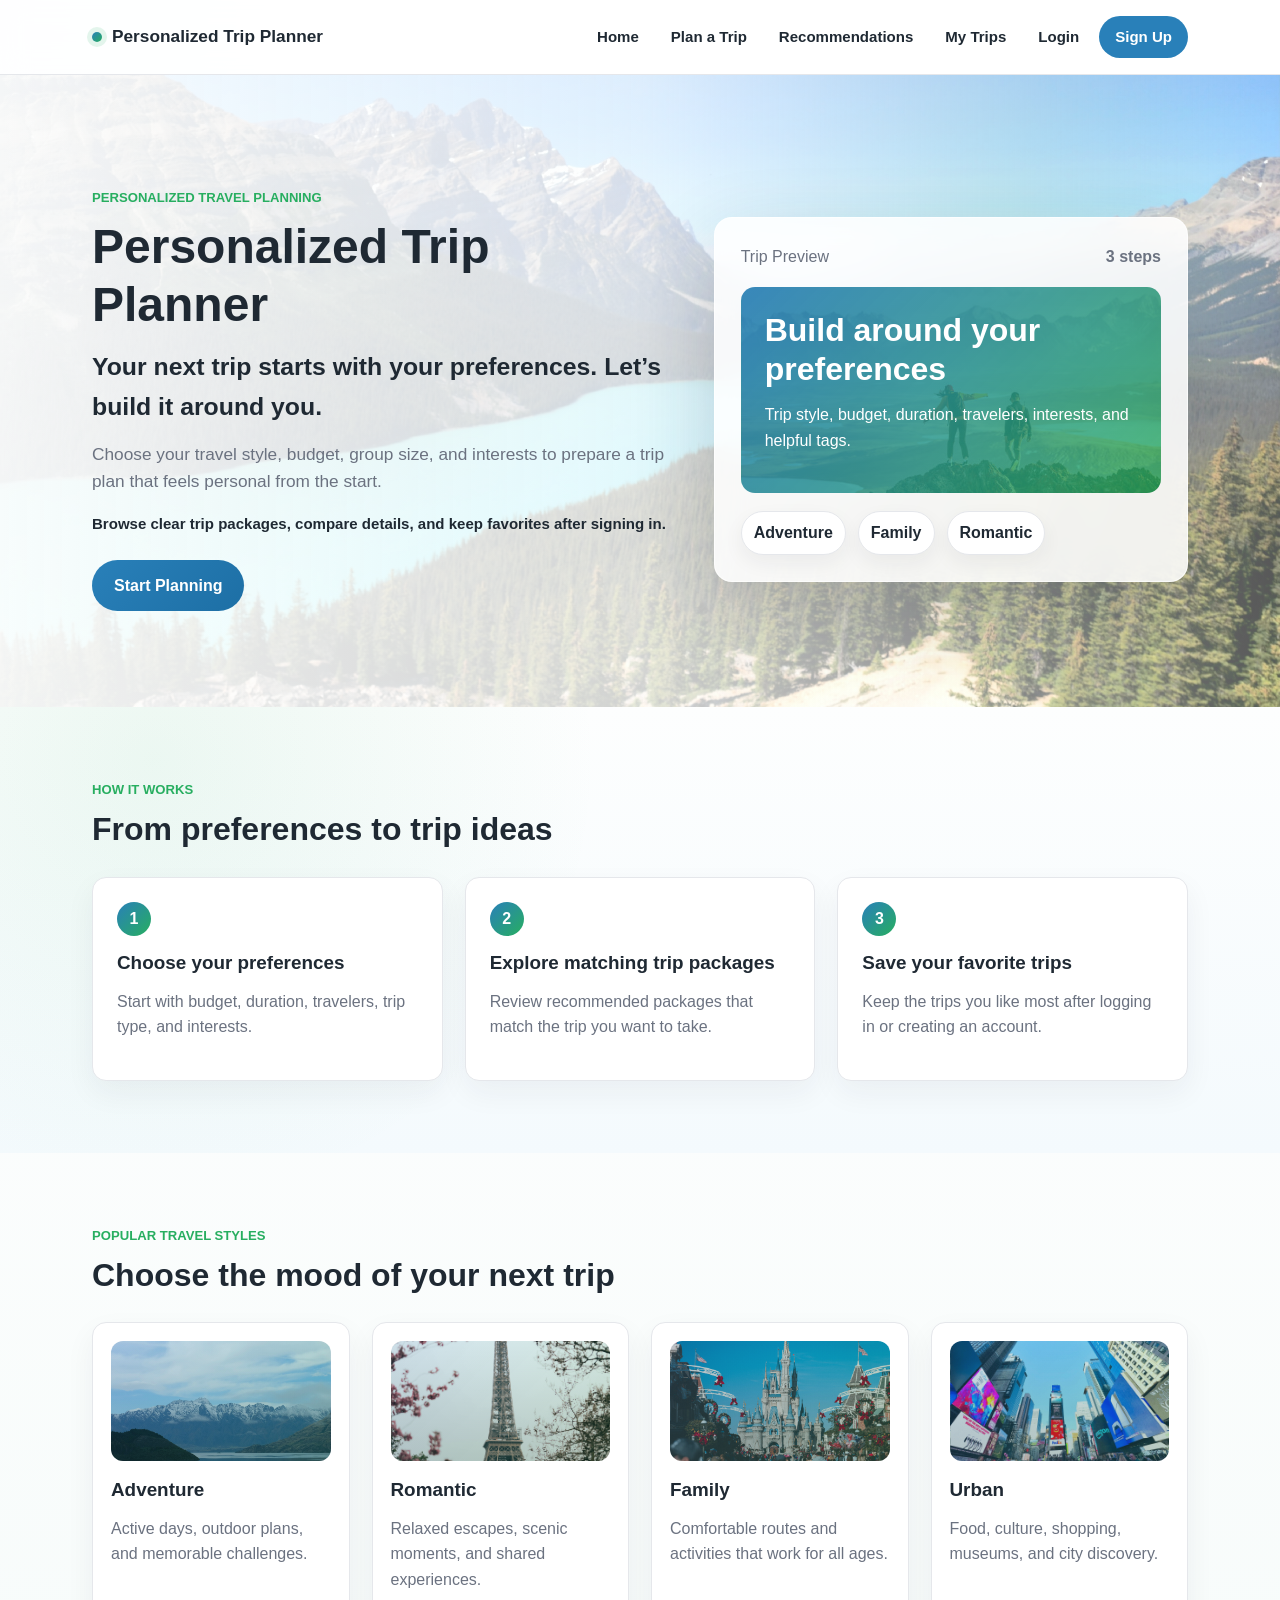
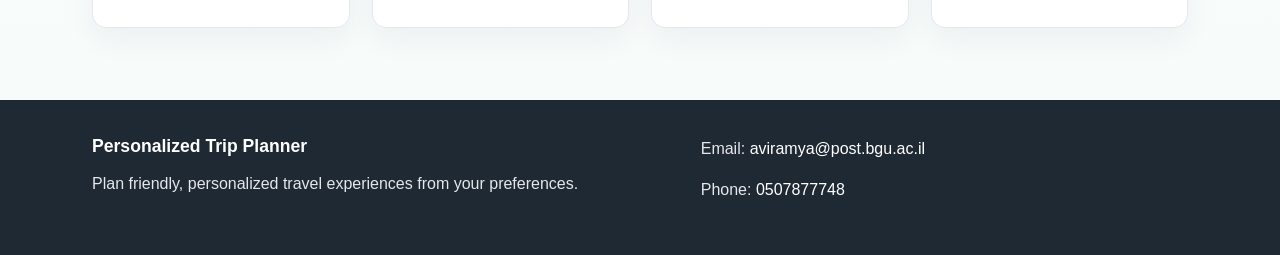
<file: group 20/Part_B/personalized-trip-planner-main/personalized-trip-planner-main/index.html>
<!DOCTYPE html>
<html lang="en">
<head>
  <meta charset="UTF-8">
  <meta name="viewport" content="width=device-width, initial-scale=1.0">
  <title>Personalized Trip Planner | Home</title>
  <link rel="stylesheet" href="css/style.css">
  <script src="js/storage.js"></script>
  <script src="js/main.js" defer></script>
</head>
<body>
  <header class="site-header">
    <div class="container header-content">
      <a class="site-logo" href="index.html">Personalized Trip Planner</a>
      <button class="nav-toggle" type="button" aria-expanded="false" aria-controls="primary-nav">
        Menu
      </button>
      <nav class="site-nav" id="primary-nav" aria-label="Main navigation">
        <ul>
          <li><a href="index.html">Home</a></li>
          <li><a href="pages/preferences.html">Plan a Trip</a></li>
          <li><a href="pages/recommendations.html">Recommendations</a></li>
          <li><a href="pages/my-trips.html">My Trips</a></li>
          <li><a href="pages/login.html">Login</a></li>
          <li><a class="nav-cta" href="pages/signup.html">Sign Up</a></li>
        </ul>
      </nav>
    </div>
  </header>

  <main>
    <section class="hero">
      <div class="container hero-grid">
        <div class="hero-content">
          <p class="section-label">Personalized travel planning</p>
          <h1>Personalized Trip Planner</h1>
          <p class="hero-message">Your next trip starts with your preferences. Let&rsquo;s build it around you.</p>
          <p class="lead-text">Choose your travel style, budget, group size, and interests to prepare a trip plan that feels personal from the start.</p>
          <p class="hero-trust-line">Browse clear trip packages, compare details, and keep favorites after signing in.</p>
          <a class="btn btn-primary" href="pages/preferences.html">Start Planning</a>
        </div>
        <div class="hero-panel" aria-label="Trip planning preview">
          <div class="hero-panel-top">
            <span>Trip Preview</span>
            <strong>3 steps</strong>
          </div>
          <div class="hero-card">
            <h2>Build around your preferences</h2>
            <p>Trip style, budget, duration, travelers, interests, and helpful tags.</p>
          </div>
          <div class="mini-card-row">
            <span>Adventure</span>
            <span>Family</span>
            <span>Romantic</span>
          </div>
        </div>
      </div>
    </section>

  

    <section class="section soft-section">
      <div class="container">
        <div class="section-heading">
          <p class="section-label">How it works</p>
          <h2>From preferences to trip ideas</h2>
        </div>
        <div class="grid three-column-grid">
          <article class="step-card">
            <span class="step-number">1</span>
            <h3>Choose your preferences</h3>
            <p>Start with budget, duration, travelers, trip type, and interests.</p>
          </article>
          <article class="step-card">
            <span class="step-number">2</span>
            <h3>Explore matching trip packages</h3>
            <p>Review recommended packages that match the trip you want to take.</p>
          </article>
          <article class="step-card">
            <span class="step-number">3</span>
            <h3>Save your favorite trips</h3>
            <p>Keep the trips you like most after logging in or creating an account.</p>
          </article>
        </div>
      </div>
    </section>

    <section class="section">
      <div class="container">
        <div class="section-heading">
          <p class="section-label">Popular travel styles</p>
          <h2>Choose the mood of your next trip</h2>
        </div>
        <div class="grid four-column-grid">
          <article class="travel-style-card">
            <div class="travel-style-visual adventure-style" aria-hidden="true"></div>
            <h3>Adventure</h3>
            <p>Active days, outdoor plans, and memorable challenges.</p>
          </article>
          <article class="travel-style-card">
            <div class="travel-style-visual romantic-style" aria-hidden="true"></div>
            <h3>Romantic</h3>
            <p>Relaxed escapes, scenic moments, and shared experiences.</p>
          </article>
          <article class="travel-style-card">
            <div class="travel-style-visual family-style" aria-hidden="true"></div>
            <h3>Family</h3>
            <p>Comfortable routes and activities that work for all ages.</p>
          </article>
          <article class="travel-style-card">
            <div class="travel-style-visual urban-style" aria-hidden="true"></div>
            <h3>Urban</h3>
            <p>Food, culture, shopping, museums, and city discovery.</p>
          </article>
        </div>
      </div>
    </section>
  </main>

  <footer class="site-footer">
    <div class="container footer-grid">
      <div>
        <h2>Personalized Trip Planner</h2>
        <p>Plan friendly, personalized travel experiences from your preferences.</p>
      </div>
      <address class="footer-contact">
        <p>Email: <a href="mailto:aviramya@post.bgu.ac.il">aviramya@post.bgu.ac.il</a></p>
        <p>Phone: <a href="tel:0507877748">0507877748</a></p>
      </address>
    </div>
  </footer>
</body>
</html>
</file>
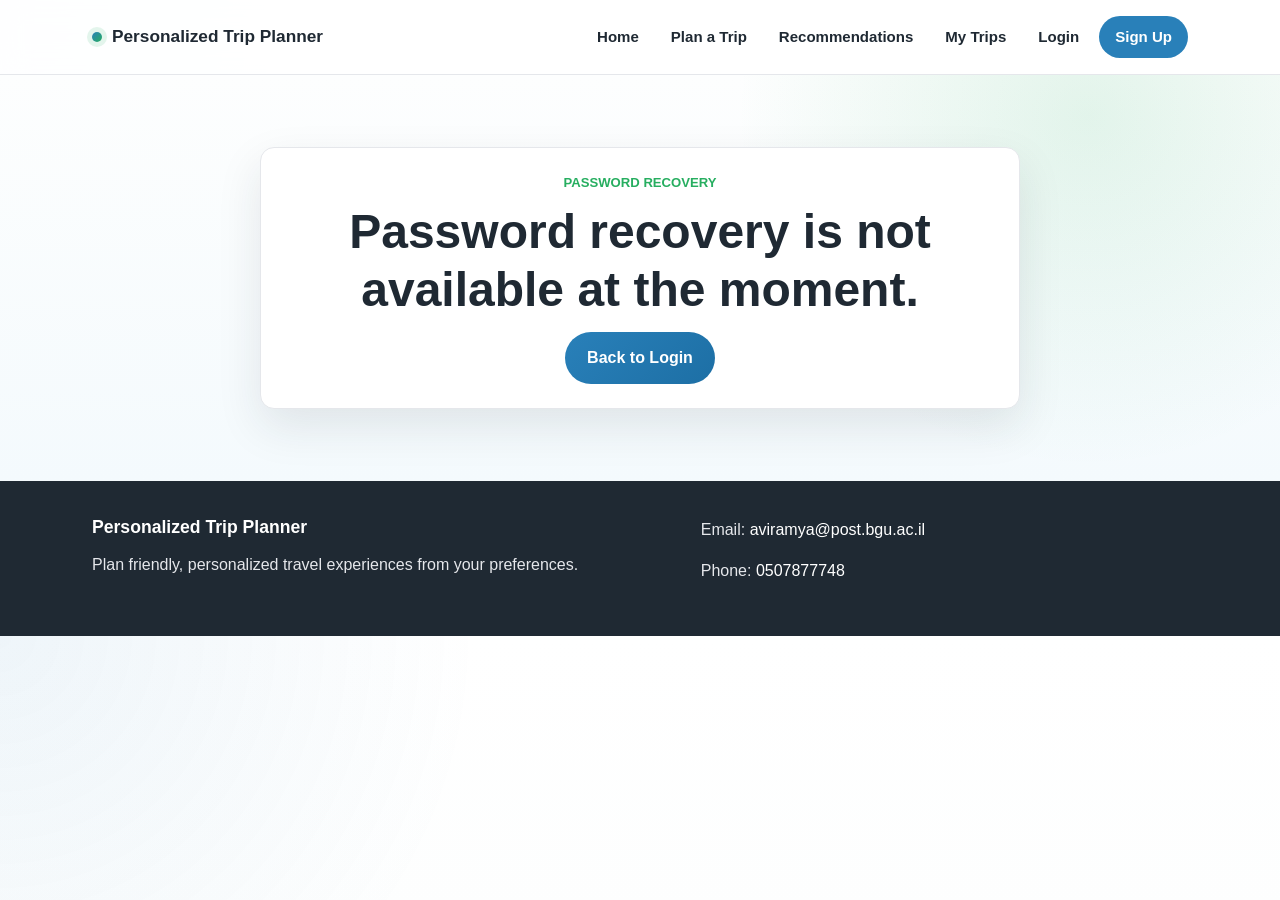
<file: group 20/Part_B/personalized-trip-planner-main/personalized-trip-planner-main/pages/forgot-password.html>
<!DOCTYPE html>
<html lang="en">
<head>
  <meta charset="UTF-8">
  <meta name="viewport" content="width=device-width, initial-scale=1.0">
  <title>Personalized Trip Planner | Password Recovery</title>
  <link rel="stylesheet" href="../css/style.css">
  <script src="../js/main.js" defer></script>
</head>
<body>
  <header class="site-header">
    <div class="container header-content">
      <a class="site-logo" href="../index.html">Personalized Trip Planner</a>
      <button class="nav-toggle" type="button" aria-expanded="false" aria-controls="primary-nav">
        Menu
      </button>
      <nav class="site-nav" id="primary-nav" aria-label="Main navigation">
        <ul>
          <li><a href="../index.html">Home</a></li>
          <li><a href="preferences.html">Plan a Trip</a></li>
          <li><a href="recommendations.html">Recommendations</a></li>
          <li><a href="my-trips.html">My Trips</a></li>
          <li><a href="login.html">Login</a></li>
          <li><a class="nav-cta" href="signup.html">Sign Up</a></li>
        </ul>
      </nav>
    </div>
  </header>

  <main>
    <section class="section auth-section">
      <div class="container">
        <div class="empty-state large-empty-state">
          <p class="section-label">Password recovery</p>
          <h1>Password recovery is not available at the moment.</h1>
          <a class="btn btn-primary" href="login.html">Back to Login</a>
        </div>
      </div>
    </section>
  </main>

  <footer class="site-footer">
    <div class="container footer-grid">
      <div>
        <h2>Personalized Trip Planner</h2>
        <p>Plan friendly, personalized travel experiences from your preferences.</p>
      </div>
      <address class="footer-contact">
        <p>Email: <a href="mailto:aviramya@post.bgu.ac.il">aviramya@post.bgu.ac.il</a></p>
        <p>Phone: <a href="tel:0507877748">0507877748</a></p>
      </address>
    </div>
  </footer>
</body>
</html>
</file>
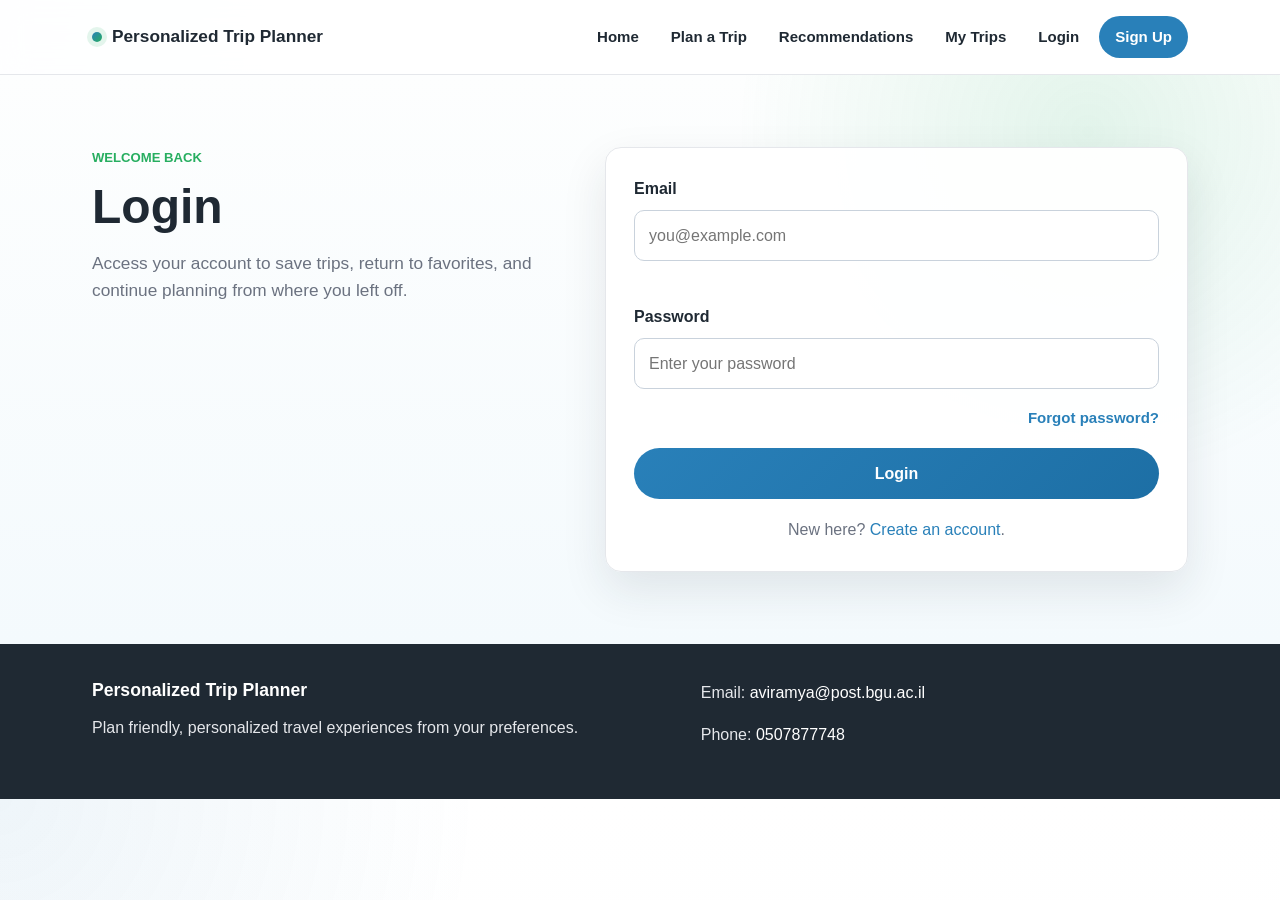
<file: group 20/Part_B/personalized-trip-planner-main/personalized-trip-planner-main/pages/login.html>
<!DOCTYPE html>
<html lang="en">
<head>
  <meta charset="UTF-8">
  <meta name="viewport" content="width=device-width, initial-scale=1.0">
  <title>Personalized Trip Planner | Login</title>
  <link rel="stylesheet" href="../css/style.css">
  <script src="../js/storage.js"></script>
  <script src="../js/main.js" defer></script>
  <script src="../js/validation.js" defer></script>
</head>
<body>
  <header class="site-header">
    <div class="container header-content">
      <a class="site-logo" href="../index.html">Personalized Trip Planner</a>
      <button class="nav-toggle" type="button" aria-expanded="false" aria-controls="primary-nav">
        Menu
      </button>
      <nav class="site-nav" id="primary-nav" aria-label="Main navigation">
        <ul>
          <li><a href="../index.html">Home</a></li>
          <li><a href="preferences.html">Plan a Trip</a></li>
          <li><a href="recommendations.html">Recommendations</a></li>
          <li><a href="my-trips.html">My Trips</a></li>
          <li><a href="login.html">Login</a></li>
          <li><a class="nav-cta" href="signup.html">Sign Up</a></li>
        </ul>
      </nav>
    </div>
  </header>

  <main>
    <section class="section auth-section">
      <div class="container two-column-layout">
        <div class="page-intro">
          <p class="section-label">Welcome back</p>
          <h1>Login</h1>
          <p class="lead-text">Access your account to save trips, return to favorites, and continue planning from where you left off.</p>
        </div>

        <form class="form auth-card" id="login-form" action="#" method="post" novalidate>
          <div class="form-group">
            <label for="login-email">Email</label>
            <input type="email" id="login-email" name="email" autocomplete="email" placeholder="you@example.com" aria-describedby="login-email-error">
            <p class="field-error" id="login-email-error" aria-live="polite"></p>
          </div>

          <div class="form-group">
            <label for="login-password">Password</label>
            <input type="password" id="login-password" name="password" autocomplete="current-password" placeholder="Enter your password" aria-describedby="login-password-error">
            <p class="field-error" id="login-password-error" aria-live="polite"></p>
            <p class="forgot-password"><a href="forgot-password.html">Forgot password?</a></p>
          </div>

          <div class="form-message" id="login-form-message" aria-live="polite"></div>
          <button class="btn btn-primary full-width" type="submit">Login</button>
          <p class="form-note">New here? <a href="signup.html">Create an account</a>.</p>
        </form>
      </div>
    </section>
  </main>

  <footer class="site-footer">
    <div class="container footer-grid">
      <div>
        <h2>Personalized Trip Planner</h2>
        <p>Plan friendly, personalized travel experiences from your preferences.</p>
      </div>
      <address class="footer-contact">
        <p>Email: <a href="mailto:aviramya@post.bgu.ac.il">aviramya@post.bgu.ac.il</a></p>
        <p>Phone: <a href="tel:0507877748">0507877748</a></p>
      </address>
    </div>
  </footer>
</body>
</html>
</file>
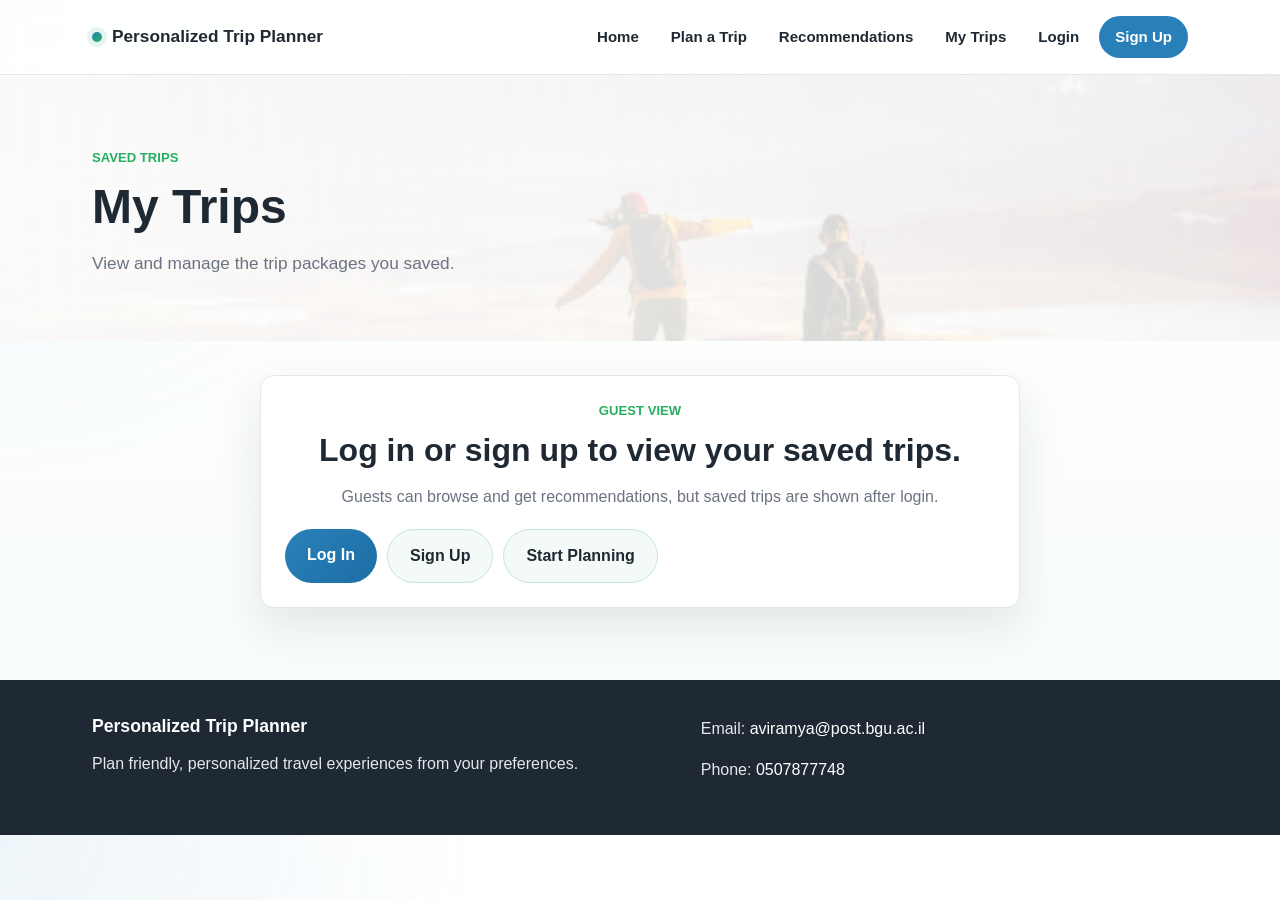
<file: group 20/Part_B/personalized-trip-planner-main/personalized-trip-planner-main/pages/my-trips.html>
<!DOCTYPE html>
<html lang="en">
<head>
  <meta charset="UTF-8">
  <meta name="viewport" content="width=device-width, initial-scale=1.0">
  <title>Personalized Trip Planner | My Trips</title>
  <link rel="stylesheet" href="../css/style.css">
  <script src="../js/data.js"></script>
  <script src="../js/storage.js"></script>
  <script src="../js/main.js" defer></script>
  <script src="../js/myTrips.js" defer></script>
</head>
<body>
  <header class="site-header">
    <div class="container header-content">
      <a class="site-logo" href="../index.html">Personalized Trip Planner</a>
      <button class="nav-toggle" type="button" aria-expanded="false" aria-controls="primary-nav">
        Menu
      </button>
      <nav class="site-nav" id="primary-nav" aria-label="Main navigation">
        <ul>
          <li><a href="../index.html">Home</a></li>
          <li><a href="preferences.html">Plan a Trip</a></li>
          <li><a href="recommendations.html">Recommendations</a></li>
          <li><a href="my-trips.html">My Trips</a></li>
          <li><a href="login.html">Login</a></li>
          <li><a class="nav-cta" href="signup.html">Sign Up</a></li>
        </ul>
      </nav>
    </div>
  </header>

  <main>
    <section class="section page-hero">
      <div class="container">
        <p class="section-label">Saved trips</p>
        <h1>My Trips</h1>
        <p class="lead-text">View and manage the trip packages you saved.</p>
      </div>
    </section>

    <section class="section compact-section">
      <div class="container" id="my-trips-content">
        <div class="empty-state large-empty-state">
          <h2>Loading saved trips...</h2>
          <p>Please wait while saved trips are loaded.</p>
        </div>
      </div>
    </section>
  </main>

  <footer class="site-footer">
    <div class="container footer-grid">
      <div>
        <h2>Personalized Trip Planner</h2>
        <p>Plan friendly, personalized travel experiences from your preferences.</p>
      </div>
      <address class="footer-contact">
        <p>Email: <a href="mailto:aviramya@post.bgu.ac.il">aviramya@post.bgu.ac.il</a></p>
        <p>Phone: <a href="tel:0507877748">0507877748</a></p>
      </address>
    </div>
  </footer>
</body>
</html>
</file>
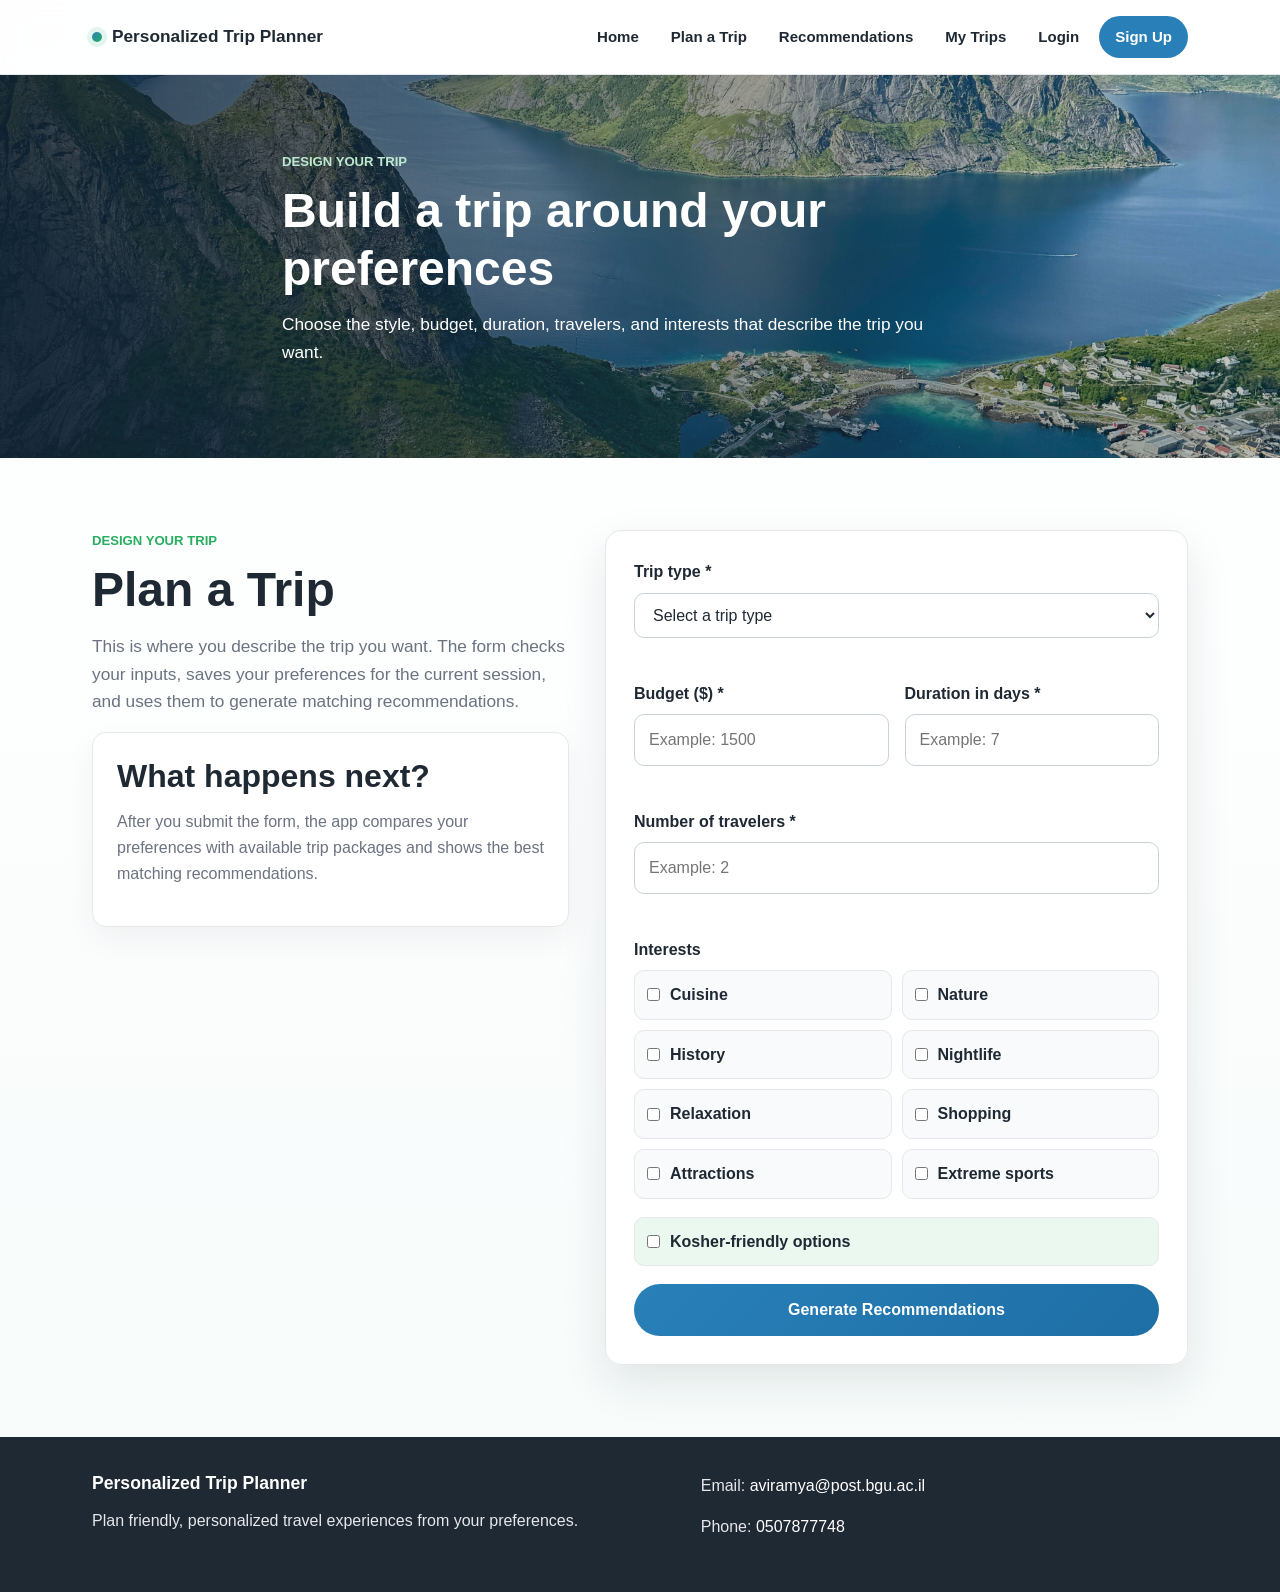
<file: group 20/Part_B/personalized-trip-planner-main/personalized-trip-planner-main/pages/preferences.html>
<!DOCTYPE html>
<html lang="en">
<head>
  <meta charset="UTF-8">
  <meta name="viewport" content="width=device-width, initial-scale=1.0">
  <title>Personalized Trip Planner | Preferences</title>
  <link rel="stylesheet" href="../css/style.css">
  <script src="../js/storage.js"></script>
  <script src="../js/main.js" defer></script>
  <script src="../js/validation.js" defer></script>
</head>
<body>
  <header class="site-header">
    <div class="container header-content">
      <a class="site-logo" href="../index.html">Personalized Trip Planner</a>
      <button class="nav-toggle" type="button" aria-expanded="false" aria-controls="primary-nav">
        Menu
      </button>
      <nav class="site-nav" id="primary-nav" aria-label="Main navigation">
        <ul>
          <li><a href="../index.html">Home</a></li>
          <li><a href="preferences.html">Plan a Trip</a></li>
          <li><a href="recommendations.html">Recommendations</a></li>
          <li><a href="my-trips.html">My Trips</a></li>
          <li><a href="login.html">Login</a></li>
          <li><a class="nav-cta" href="signup.html">Sign Up</a></li>
        </ul>
      </nav>
    </div>
  </header>

  <main>
    <section class="section travel-hero preferences-hero">
      <div class="container travel-hero-content">
        <p class="section-label">Design your trip</p>
        <h1>Build a trip around your preferences</h1>
        <p class="lead-text">Choose the style, budget, duration, travelers, and interests that describe the trip you want.</p>
      </div>
    </section>

    <section class="section">
      <div class="container two-column-layout">
        <div class="page-intro">
          <p class="section-label">Design your trip</p>
          <h1>Plan a Trip</h1>
          <p class="lead-text">This is where you describe the trip you want. The form checks your inputs, saves your preferences for the current session, and uses them to generate matching recommendations.</p>
          <div class="info-card">
            <h2>What happens next?</h2>
            <p>After you submit the form, the app compares your preferences with available trip packages and shows the best matching recommendations.</p>
          </div>
        </div>

        <form class="form planner-form" id="preferences-form" action="#" method="get" novalidate>
          <div class="form-group">
            <label for="trip-type">Trip type *</label>
            <select id="trip-type" name="tripType" aria-describedby="trip-type-error">
              <option value="">Select a trip type</option>
              <option value="Romantic">Romantic</option>
              <option value="Family">Family</option>
              <option value="Adventure">Adventure</option>
              <option value="Urban">Urban</option>
            </select>
            <p class="field-error" id="trip-type-error" aria-live="polite"></p>
          </div>

          <div class="form-row">
            <div class="form-group">
              <label for="budget">Budget ($) *</label>
              <input type="number" id="budget" name="budget" min="1" placeholder="Example: 1500" aria-describedby="budget-error">
              <p class="field-error" id="budget-error" aria-live="polite"></p>
            </div>

            <div class="form-group">
              <label for="duration-days">Duration in days *</label>
              <input type="number" id="duration-days" name="durationDays" min="1" placeholder="Example: 7" aria-describedby="duration-days-error">
              <p class="field-error" id="duration-days-error" aria-live="polite"></p>
            </div>
          </div>

          <div class="form-group">
            <label for="travelers">Number of travelers *</label>
            <input type="number" id="travelers" name="travelers" min="1" placeholder="Example: 2" aria-describedby="travelers-error">
            <p class="field-error" id="travelers-error" aria-live="polite"></p>
          </div>

          <fieldset class="form-group" id="interests-fieldset">
            <legend>Interests</legend>
            <div class="checkbox-grid">
              <label class="checkbox-label">
                <input type="checkbox" name="interests" value="Cuisine">
                Cuisine
              </label>
              <label class="checkbox-label">
                <input type="checkbox" name="interests" value="Nature">
                Nature
              </label>
              <label class="checkbox-label">
                <input type="checkbox" name="interests" value="History">
                History
              </label>
              <label class="checkbox-label">
                <input type="checkbox" name="interests" value="Nightlife">
                Nightlife
              </label>
              <label class="checkbox-label">
                <input type="checkbox" name="interests" value="Relaxation">
                Relaxation
              </label>
              <label class="checkbox-label">
                <input type="checkbox" name="interests" value="Shopping">
                Shopping
              </label>
              <label class="checkbox-label">
                <input type="checkbox" name="interests" value="Attractions">
                Attractions
              </label>
              <label class="checkbox-label">
                <input type="checkbox" name="interests" value="Extreme sports">
                Extreme sports
              </label>
            </div>
          </fieldset>

          <div class="form-group">
            <label class="checkbox-label featured-checkbox">
              <input type="checkbox" id="kosher-friendly" name="kosherFriendly">
              Kosher-friendly options
            </label>
          </div>

          <div class="form-message" id="preferences-form-message" aria-live="polite"></div>
          <button class="btn btn-primary full-width" type="submit">Generate Recommendations</button>
        </form>
      </div>
    </section>
  </main>

  <footer class="site-footer">
    <div class="container footer-grid">
      <div>
        <h2>Personalized Trip Planner</h2>
        <p>Plan friendly, personalized travel experiences from your preferences.</p>
      </div>
      <address class="footer-contact">
        <p>Email: <a href="mailto:aviramya@post.bgu.ac.il">aviramya@post.bgu.ac.il</a></p>
        <p>Phone: <a href="tel:0507877748">0507877748</a></p>
      </address>
    </div>
  </footer>
</body>
</html>
</file>
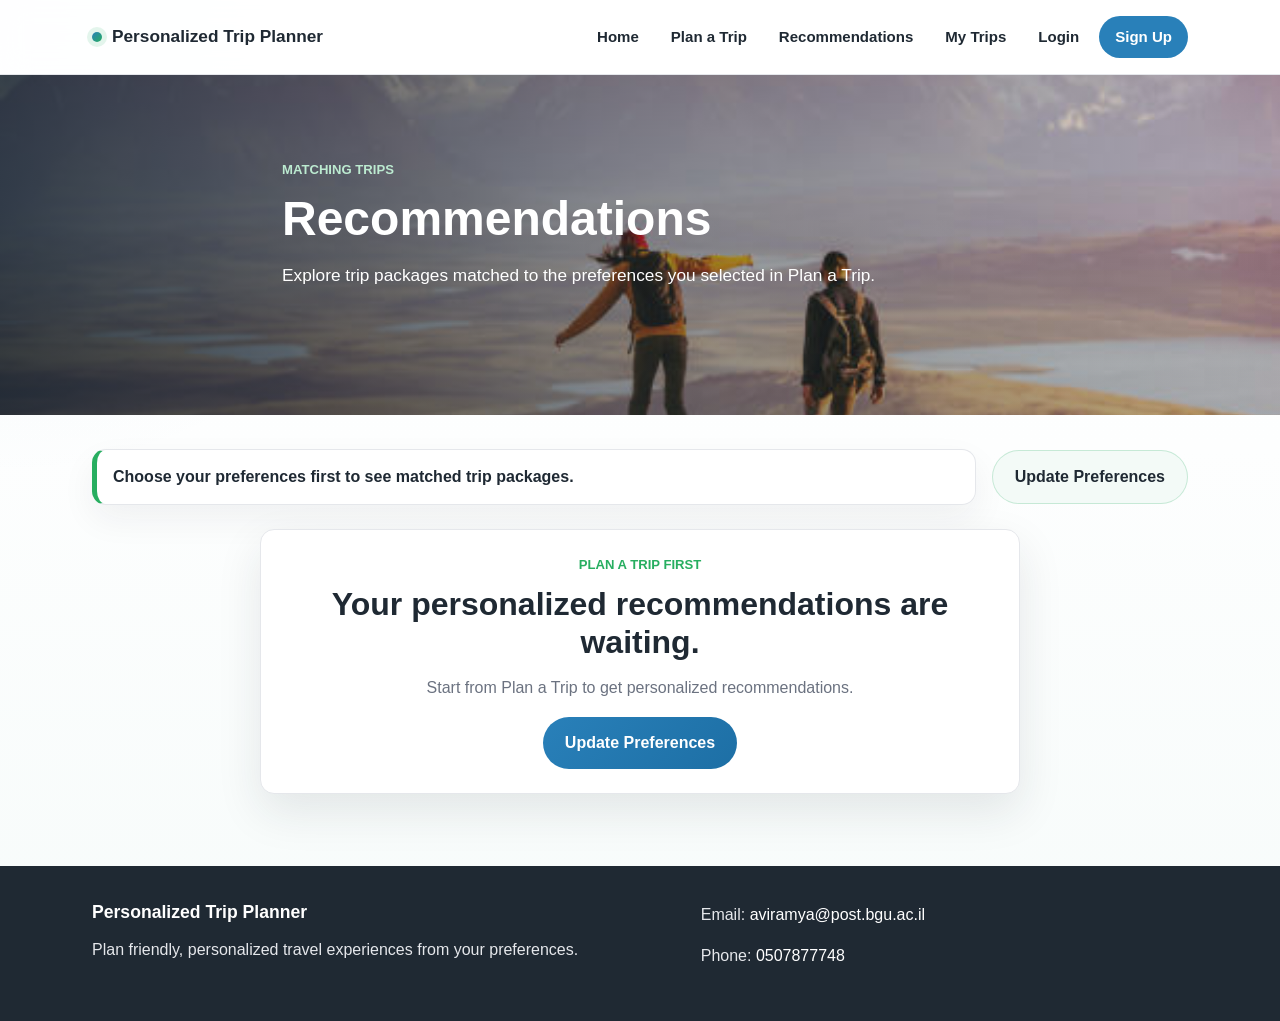
<file: group 20/Part_B/personalized-trip-planner-main/personalized-trip-planner-main/pages/recommendations.html>
<!DOCTYPE html>
<html lang="en">
<head>
  <meta charset="UTF-8">
  <meta name="viewport" content="width=device-width, initial-scale=1.0">
  <title>Personalized Trip Planner | Recommendations</title>
  <link rel="stylesheet" href="../css/style.css">
  <script src="../js/data.js"></script>
  <script src="../js/storage.js"></script>
  <script src="../js/main.js" defer></script>
  <script src="../js/recommendations.js" defer></script>
</head>
<body>
  <header class="site-header">
    <div class="container header-content">
      <a class="site-logo" href="../index.html">Personalized Trip Planner</a>
      <button class="nav-toggle" type="button" aria-expanded="false" aria-controls="primary-nav">
        Menu
      </button>
      <nav class="site-nav" id="primary-nav" aria-label="Main navigation">
        <ul>
          <li><a href="../index.html">Home</a></li>
          <li><a href="preferences.html">Plan a Trip</a></li>
          <li><a href="recommendations.html">Recommendations</a></li>
          <li><a href="my-trips.html">My Trips</a></li>
          <li><a href="login.html">Login</a></li>
          <li><a class="nav-cta" href="signup.html">Sign Up</a></li>
        </ul>
      </nav>
    </div>
  </header>

  <main>
    <section class="section travel-hero recommendations-hero">
      <div class="container travel-hero-content">
        <p class="section-label">Matching trips</p>
        <h1>Recommendations</h1>
        <p class="lead-text">Explore trip packages matched to the preferences you selected in Plan a Trip.</p>
      </div>
    </section>

    <section class="section compact-section">
      <div class="container">
        <div class="results-toolbar">
          <div class="results-status" id="results-status" aria-live="polite">
            Loading your personalized trip packages...
          </div>
          <a class="btn btn-secondary" href="preferences.html">Update Preferences</a>
        </div>
      </div>

      <div class="container recommendations-layout">
        <section class="recommendations-area" aria-label="Recommendations grid">
          <div class="recommendations-grid" id="recommendations-grid" aria-label="Trip recommendation cards"></div>
        </section>
      </div>
    </section>
  </main>

  <div class="modal-backdrop" id="save-modal" hidden>
    <div class="save-modal" role="dialog" aria-modal="true" aria-labelledby="save-modal-title">
      <h2 id="save-modal-title">Save this trip</h2>
      <p>Want to save this trip? Create an account or log in to keep it in My Trips.</p>
      <div class="modal-actions">
        <a class="btn btn-primary" href="login.html">Log In</a>
        <a class="btn btn-secondary" href="signup.html">Sign Up</a>
        <button class="btn btn-secondary" id="close-save-modal" type="button">Close</button>
      </div>
    </div>
  </div>

  <footer class="site-footer">
    <div class="container footer-grid">
      <div>
        <h2>Personalized Trip Planner</h2>
        <p>Plan friendly, personalized travel experiences from your preferences.</p>
      </div>
      <address class="footer-contact">
        <p>Email: <a href="mailto:aviramya@post.bgu.ac.il">aviramya@post.bgu.ac.il</a></p>
        <p>Phone: <a href="tel:0507877748">0507877748</a></p>
      </address>
    </div>
  </footer>
</body>
</html>
</file>
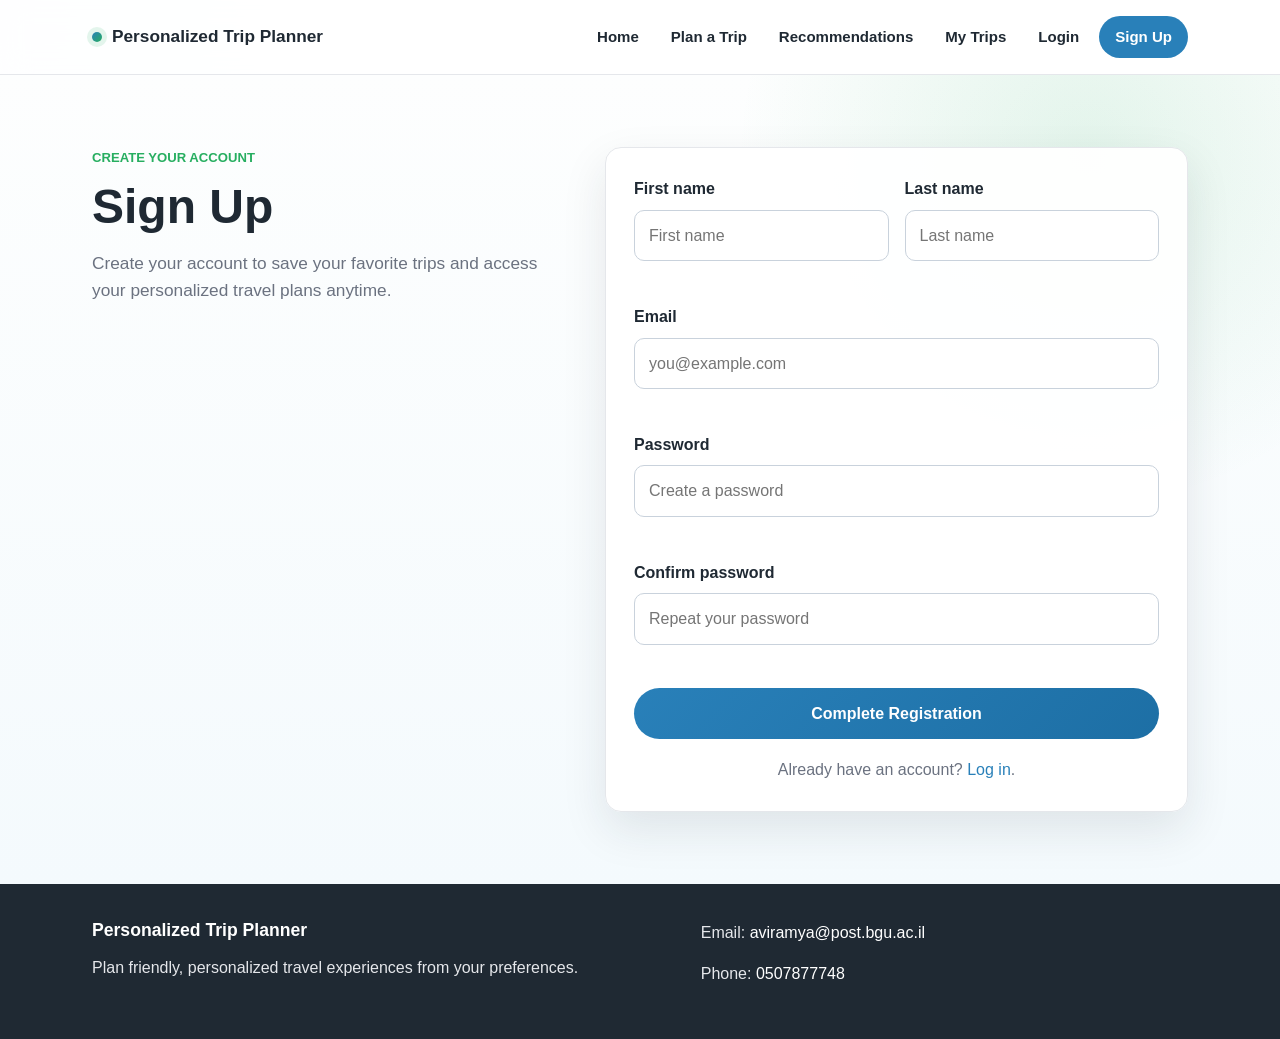
<file: group 20/Part_B/personalized-trip-planner-main/personalized-trip-planner-main/pages/signup.html>
<!DOCTYPE html>
<html lang="en">
<head>
  <meta charset="UTF-8">
  <meta name="viewport" content="width=device-width, initial-scale=1.0">
  <title>Personalized Trip Planner | Sign Up</title>
  <link rel="stylesheet" href="../css/style.css">
  <script src="../js/storage.js"></script>
  <script src="../js/main.js" defer></script>
  <script src="../js/validation.js" defer></script>
</head>
<body>
  <header class="site-header">
    <div class="container header-content">
      <a class="site-logo" href="../index.html">Personalized Trip Planner</a>
      <button class="nav-toggle" type="button" aria-expanded="false" aria-controls="primary-nav">
        Menu
      </button>
      <nav class="site-nav" id="primary-nav" aria-label="Main navigation">
        <ul>
          <li><a href="../index.html">Home</a></li>
          <li><a href="preferences.html">Plan a Trip</a></li>
          <li><a href="recommendations.html">Recommendations</a></li>
          <li><a href="my-trips.html">My Trips</a></li>
          <li><a href="login.html">Login</a></li>
          <li><a class="nav-cta" href="signup.html">Sign Up</a></li>
        </ul>
      </nav>
    </div>
  </header>

  <main>
    <section class="section auth-section">
      <div class="container two-column-layout">
        <div class="page-intro">
          <p class="section-label">Create your account</p>
          <h1>Sign Up</h1>
          <p class="lead-text">Create your account to save your favorite trips and access your personalized travel plans anytime.</p>
        </div>

        <form class="form auth-card" id="signup-form" action="#" method="post" novalidate>
          <div class="form-row">
            <div class="form-group">
              <label for="first-name">First name</label>
              <input type="text" id="first-name" name="firstName" autocomplete="given-name" placeholder="First name" aria-describedby="first-name-error">
              <p class="field-error" id="first-name-error" aria-live="polite"></p>
            </div>

            <div class="form-group">
              <label for="last-name">Last name</label>
              <input type="text" id="last-name" name="lastName" autocomplete="family-name" placeholder="Last name" aria-describedby="last-name-error">
              <p class="field-error" id="last-name-error" aria-live="polite"></p>
            </div>
          </div>

          <div class="form-group">
            <label for="signup-email">Email</label>
            <input type="email" id="signup-email" name="email" autocomplete="email" placeholder="you@example.com" aria-describedby="signup-email-error">
            <p class="field-error" id="signup-email-error" aria-live="polite"></p>
          </div>

          <div class="form-group">
            <label for="signup-password">Password</label>
            <input type="password" id="signup-password" name="password" autocomplete="new-password" placeholder="Create a password" aria-describedby="signup-password-error">
            <p class="field-error" id="signup-password-error" aria-live="polite"></p>
          </div>

          <div class="form-group">
            <label for="confirm-password">Confirm password</label>
            <input type="password" id="confirm-password" name="confirmPassword" autocomplete="new-password" placeholder="Repeat your password" aria-describedby="confirm-password-error">
            <p class="field-error" id="confirm-password-error" aria-live="polite"></p>
          </div>

          <div class="form-message" id="signup-form-message" aria-live="polite"></div>
          <button class="btn btn-primary full-width" type="submit">Complete Registration</button>
          <p class="form-note">Already have an account? <a href="login.html">Log in</a>.</p>
        </form>
      </div>
    </section>
  </main>

  <footer class="site-footer">
    <div class="container footer-grid">
      <div>
        <h2>Personalized Trip Planner</h2>
        <p>Plan friendly, personalized travel experiences from your preferences.</p>
      </div>
      <address class="footer-contact">
        <p>Email: <a href="mailto:aviramya@post.bgu.ac.il">aviramya@post.bgu.ac.il</a></p>
        <p>Phone: <a href="tel:0507877748">0507877748</a></p>
      </address>
    </div>
  </footer>
</body>
</html>
</file>
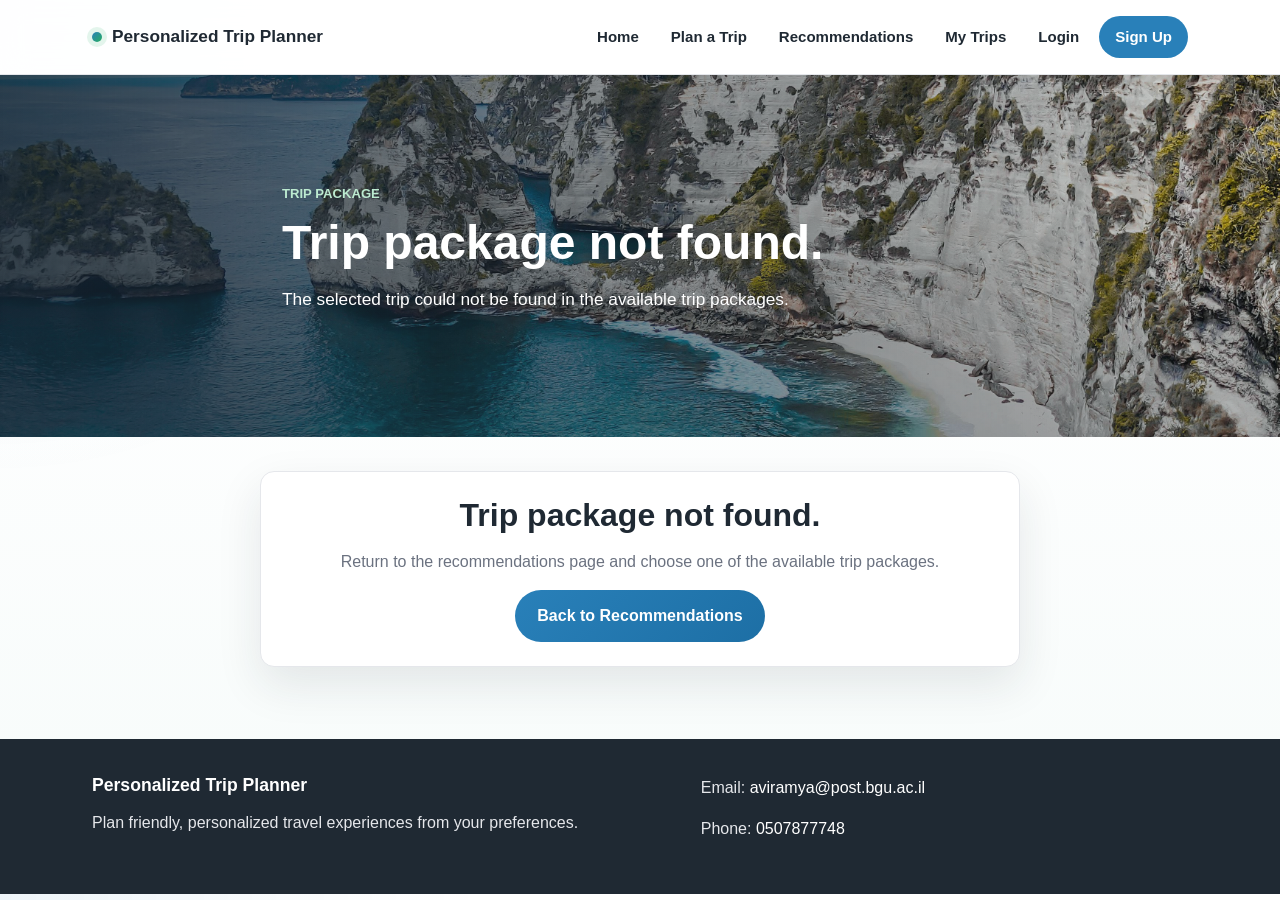
<file: group 20/Part_B/personalized-trip-planner-main/personalized-trip-planner-main/pages/trip-details.html>
<!DOCTYPE html>
<html lang="en">
<head>
  <meta charset="UTF-8">
  <meta name="viewport" content="width=device-width, initial-scale=1.0">
  <title>Personalized Trip Planner | Trip Details</title>
  <link rel="stylesheet" href="../css/style.css">
  <script src="../js/data.js"></script>
  <script src="../js/storage.js"></script>
  <script src="../js/main.js" defer></script>
  <script src="../js/tripDetails.js" defer></script>
</head>
<body>
  <header class="site-header">
    <div class="container header-content">
      <a class="site-logo" href="../index.html">Personalized Trip Planner</a>
      <button class="nav-toggle" type="button" aria-expanded="false" aria-controls="primary-nav">
        Menu
      </button>
      <nav class="site-nav" id="primary-nav" aria-label="Main navigation">
        <ul>
          <li><a href="../index.html">Home</a></li>
          <li><a href="preferences.html">Plan a Trip</a></li>
          <li><a href="recommendations.html">Recommendations</a></li>
          <li><a href="my-trips.html">My Trips</a></li>
          <li><a href="login.html">Login</a></li>
          <li><a class="nav-cta" href="signup.html">Sign Up</a></li>
        </ul>
      </nav>
    </div>
  </header>

  <main>
    <section class="section travel-hero details-hero trip-detail-hero">
      <div class="container travel-hero-content" id="trip-hero-content">
        <p class="section-label">Trip package</p>
        <h1>Trip Details</h1>
        <p class="lead-text">Loading selected trip package...</p>
      </div>
    </section>

    <section class="section compact-section">
      <div class="container" id="trip-details-content">
        <div class="empty-state">
          <h2>Loading trip package...</h2>
          <p>Please wait while the selected trip is loaded.</p>
        </div>
      </div>
    </section>
  </main>

  <div class="modal-backdrop" id="save-modal" hidden>
    <div class="save-modal" role="dialog" aria-modal="true" aria-labelledby="save-modal-title">
      <h2 id="save-modal-title">Save this trip</h2>
      <p>Want to save this trip? Create an account or log in to keep it in My Trips.</p>
      <div class="modal-actions">
        <a class="btn btn-primary" href="login.html">Log In</a>
        <a class="btn btn-secondary" href="signup.html">Sign Up</a>
        <button class="btn btn-secondary" id="close-save-modal" type="button">Close</button>
      </div>
    </div>
  </div>

  <footer class="site-footer">
    <div class="container footer-grid">
      <div>
        <h2>Personalized Trip Planner</h2>
        <p>Plan friendly, personalized travel experiences from your preferences.</p>
      </div>
      <address class="footer-contact">
        <p>Email: <a href="mailto:aviramya@post.bgu.ac.il">aviramya@post.bgu.ac.il</a></p>
        <p>Phone: <a href="tel:0507877748">0507877748</a></p>
      </address>
    </div>
  </footer>
</body>
</html>
</file>
<file: group 20/Part_B/personalized-trip-planner-main/personalized-trip-planner-main/css/style.css>
/* Reset and base styles */
* {
  box-sizing: border-box;
  margin: 0;
  padding: 0;
}

:root {
  --primary-blue: #2980B9;
  --accent-green: #27AE60;
  --background: #FDFEFE;
  --surface: #ffffff;
  --text-dark: #1F2933;
  --muted-text: #6B7280;
  --light-border: #E5E7EB;
  --soft-blue: #EAF6FC;
  --soft-green: #EAF8F0;
  --warm-surface: #F8FBFC;
  --shadow: 0 18px 45px rgba(31, 41, 51, 0.1);
  --hover-shadow: 0 24px 58px rgba(31, 41, 51, 0.15);
  --radius: 8px;
}

body {
  background:
    radial-gradient(circle at top left, rgba(41, 128, 185, 0.08), transparent 30rem),
    linear-gradient(180deg, #ffffff 0%, var(--background) 44%, #F6FBFA 100%);
  color: var(--text-dark);
  font-family: Arial, Helvetica, sans-serif;
  line-height: 1.6;
}

a {
  color: var(--primary-blue);
  text-decoration: none;
  transition: color 0.2s ease;
}

a:hover {
  color: var(--accent-green);
}

img {
  display: block;
  max-width: 100%;
}

h1,
h2,
h3 {
  color: var(--text-dark);
  line-height: 1.2;
  margin-bottom: 14px;
}

h1 {
  font-size: 3rem;
}

h2 {
  font-size: 2rem;
}

h3 {
  font-size: 1.18rem;
}

p {
  color: var(--muted-text);
  margin-bottom: 16px;
}

/* Layout utilities */
.container {
  margin: 0 auto;
  max-width: 1140px;
  padding: 0 22px;
  width: 100%;
}

.narrow-container {
  max-width: 720px;
}

.section {
  padding: 72px 0;
}

.compact-section {
  padding-top: 34px;
}

.soft-section {
  background:
    radial-gradient(circle at 12% 12%, rgba(39, 174, 96, 0.08), transparent 28rem),
    linear-gradient(180deg, var(--background), #F4FAFD);
}

.center-section,
.entry-section,
.empty-page-section {
  text-align: center;
}

.entry-section,
.empty-page-section {
  align-items: center;
  display: flex;
  min-height: 62vh;
}

.section-heading {
  margin-bottom: 28px;
  max-width: 720px;
}

.section-label {
  color: var(--accent-green);
  font-size: 0.82rem;
  font-weight: 800;
  letter-spacing: 0;
  margin-bottom: 10px;
  text-transform: uppercase;
}

.lead-text {
  font-size: 1.08rem;
  max-width: 680px;
}

.two-column-layout {
  align-items: start;
  display: grid;
  gap: 36px;
  grid-template-columns: minmax(0, 0.9fr) minmax(320px, 1.1fr);
}

.page-intro {
  position: sticky;
  top: 96px;
}

.page-hero {
  background:
    linear-gradient(90deg, rgba(253, 254, 254, 0.96), rgba(253, 254, 254, 0.78)),
    url("../assets/images/backgrounds/recommendations-hero.jpg");
  background-position: center;
  background-size: cover;
  padding-bottom: 48px;
}

.travel-hero {
  background-position: center;
  background-size: cover;
  color: #ffffff;
  min-height: 340px;
  overflow: hidden;
  position: relative;
}

.travel-hero::before {
  background:
    linear-gradient(90deg, rgba(19, 35, 48, 0.82), rgba(31, 41, 51, 0.44), rgba(31, 41, 51, 0.12)),
    linear-gradient(0deg, rgba(31, 41, 51, 0.2), transparent 60%);
  content: "";
  inset: 0;
  position: absolute;
}

.travel-hero-content {
  animation: fadeInUp 0.72s ease both;
  max-width: 760px;
  position: relative;
  z-index: 1;
}

.travel-hero h1,
.travel-hero p {
  color: #ffffff;
}

.travel-hero .section-label {
  color: #BCEAD0;
}

.home-hero,
.hero {
  background-image: url("../assets/images/backgrounds/home-hero.jpg");
  background-position: center;
  background-size: cover;
  position: relative;
}

.hero::before {
  background:
    linear-gradient(90deg, rgba(253, 254, 254, 0.96), rgba(253, 254, 254, 0.82), rgba(253, 254, 254, 0.34)),
    radial-gradient(circle at 78% 20%, rgba(39, 174, 96, 0.2), transparent 18rem);
  content: "";
  inset: 0;
  position: absolute;
}

.hero-grid {
  position: relative;
  z-index: 1;
}

.preferences-hero {
  background-image: url("../assets/images/backgrounds/preferences-hero.jpg");
  padding: 76px 0;
}

.recommendations-hero {
  background-image: url("../assets/images/backgrounds/recommendations-hero.jpg");
  padding: 84px 0;
}

.details-hero {
  background-image: url("../assets/images/backgrounds/details-hero.jpg");
}

.trip-detail-hero {
  background-position: center;
  background-size: cover;
  padding: 108px 0;
}

.trip-hero-location {
  font-size: 1.2rem;
  font-weight: 800;
}

.trip-hero-meta {
  display: flex;
  flex-wrap: wrap;
  gap: 10px;
  margin-top: 22px;
}

.trip-hero-meta span {
  backdrop-filter: blur(8px);
  background: rgba(255, 255, 255, 0.18);
  border: 1px solid rgba(255, 255, 255, 0.32);
  border-radius: 999px;
  color: #ffffff;
  font-weight: 800;
  padding: 8px 12px;
}

.grid {
  display: grid;
  gap: 22px;
}

.two-column-grid {
  grid-template-columns: repeat(2, minmax(0, 1fr));
}

.three-column-grid {
  grid-template-columns: repeat(3, minmax(0, 1fr));
}

.four-column-grid {
  grid-template-columns: repeat(4, minmax(0, 1fr));
}

/* Header and navigation */
.site-header {
  backdrop-filter: blur(14px);
  background: rgba(255, 255, 255, 0.9);
  border-bottom: 1px solid var(--light-border);
  position: sticky;
  top: 0;
  z-index: 10;
}

.header-content {
  align-items: center;
  display: flex;
  gap: 24px;
  justify-content: space-between;
  min-height: 74px;
}

.site-logo {
  color: var(--text-dark);
  font-size: 1.08rem;
  font-weight: 800;
  letter-spacing: 0;
}

.site-logo::before {
  background: linear-gradient(135deg, var(--primary-blue), var(--accent-green));
  box-shadow: 0 0 0 5px rgba(39, 174, 96, 0.12);
  border-radius: 999px;
  content: "";
  display: inline-block;
  height: 10px;
  margin-right: 10px;
  width: 10px;
}

.nav-toggle {
  background: var(--surface);
  border: 1px solid var(--light-border);
  border-radius: 999px;
  color: var(--text-dark);
  cursor: pointer;
  display: none;
  font: inherit;
  font-weight: 700;
  padding: 8px 14px;
  transition: border-color 0.2s ease, box-shadow 0.2s ease, transform 0.2s ease;
}

.nav-toggle:hover {
  border-color: rgba(41, 128, 185, 0.35);
  box-shadow: 0 10px 24px rgba(31, 41, 51, 0.08);
  transform: translateY(-1px);
}

.site-nav ul {
  align-items: center;
  display: flex;
  gap: 8px;
  list-style: none;
}

.site-nav a {
  border-radius: 999px;
  color: var(--text-dark);
  display: inline-block;
  font-size: 0.94rem;
  font-weight: 700;
  padding: 9px 12px;
  transition: background 0.2s ease, box-shadow 0.2s ease, color 0.2s ease, transform 0.2s ease;
}

.site-nav a:hover {
  background: var(--soft-blue);
  color: var(--primary-blue);
  transform: translateY(-1px);
}

.site-nav .nav-cta {
  background: var(--primary-blue);
  color: #ffffff;
  padding-left: 16px;
  padding-right: 16px;
}

.site-nav .nav-cta:hover {
  background: var(--accent-green);
  color: #ffffff;
}

.site-nav .nav-greeting {
  background: var(--soft-green);
  color: var(--text-dark);
  cursor: default;
}

.site-nav .logout-link {
  background: #FEF3F2;
  color: #B42318;
}

.site-nav .logout-link:hover {
  background: #B42318;
  color: #ffffff;
}

/* Buttons */
.btn,
.button {
  border: 0;
  border-radius: 999px;
  cursor: pointer;
  display: inline-block;
  font: inherit;
  font-weight: 800;
  min-height: 46px;
  padding: 13px 22px;
  text-align: center;
  transition: background 0.2s ease, box-shadow 0.2s ease, color 0.2s ease, transform 0.2s ease;
}

.btn:hover,
.button:hover {
  box-shadow: var(--shadow);
  text-decoration: none;
  transform: translateY(-2px);
}

.btn-primary,
.button {
  background: linear-gradient(135deg, var(--primary-blue), #1D6FA5);
  color: #ffffff;
}

.btn-primary:hover,
.button:hover {
  background: linear-gradient(135deg, var(--accent-green), #1E8D4D);
  color: #ffffff;
}

.btn-secondary {
  background: #F3FAF7;
  border: 1px solid rgba(39, 174, 96, 0.22);
  color: var(--text-dark);
}

.btn-secondary:hover {
  background: var(--accent-green);
  color: #ffffff;
}

.saved-button,
.saved-button:hover {
  background: linear-gradient(135deg, var(--accent-green), #1E8D4D);
  box-shadow: 0 10px 24px rgba(39, 174, 96, 0.18);
  color: #ffffff;
  transform: none;
}

.full-width {
  width: 100%;
}

/* Hero section */
.hero {
  background-image: url("../assets/images/backgrounds/home-hero.jpg");
  background-position: center;
  background-size: cover;
  overflow: hidden;
  padding: 112px 0 96px;
}

.hero-grid {
  align-items: center;
  display: grid;
  gap: 42px;
  grid-template-columns: minmax(0, 1.1fr) minmax(320px, 0.9fr);
}

.hero-content {
  animation: fadeInUp 0.7s ease both;
  max-width: 740px;
}

.hero-message {
  color: var(--text-dark);
  font-size: 1.55rem;
  font-weight: 700;
  margin-bottom: 14px;
}

.hero-trust-line {
  color: var(--text-dark);
  font-size: 0.94rem;
  font-weight: 800;
  margin: 4px 0 24px;
}

.hero-panel {
  backdrop-filter: blur(16px);
  background: rgba(255, 255, 255, 0.86);
  border: 1px solid rgba(255, 255, 255, 0.66);
  border-radius: 18px;
  box-shadow: 0 28px 80px rgba(31, 41, 51, 0.18);
  overflow: hidden;
  padding: 26px;
}

.hero-panel-top,
.mini-card-row {
  align-items: center;
  display: flex;
  gap: 12px;
  justify-content: space-between;
}

.hero-panel-top {
  color: var(--muted-text);
  margin-bottom: 18px;
}

.hero-card {
  background:
    linear-gradient(135deg, rgba(41, 128, 185, 0.92), rgba(39, 174, 96, 0.78)),
    url("../assets/images/backgrounds/recommendations-hero.jpg");
  background-position: center;
  background-size: cover;
  border-radius: 14px;
  padding: 24px;
}

.hero-card h2,
.hero-card p {
  color: #ffffff;
}

.mini-card-row {
  flex-wrap: wrap;
  justify-content: flex-start;
  margin-top: 18px;
}

.mini-card-row span {
  background: #ffffff;
  border: 1px solid var(--light-border);
  box-shadow: 0 8px 20px rgba(31, 41, 51, 0.06);
  border-radius: 999px;
  color: var(--text-dark);
  font-weight: 700;
  padding: 8px 12px;
}

@keyframes fadeInUp {
  from {
    opacity: 0;
    transform: translateY(14px);
  }

  to {
    opacity: 1;
    transform: translateY(0);
  }
}

@keyframes fadeIn {
  from {
    opacity: 0;
  }

  to {
    opacity: 1;
  }
}

@keyframes modalIn {
  from {
    opacity: 0;
    transform: translateY(14px) scale(0.98);
  }

  to {
    opacity: 1;
    transform: translateY(0) scale(1);
  }
}

@keyframes cardEntrance {
  from {
    opacity: 0;
    transform: translateY(16px);
  }

  to {
    opacity: 1;
    transform: translateY(0);
  }
}

/* Cards and grids */
.card,
.step-card,
.travel-style-card,
.info-card,
.trip-card,
.detail-section,
.info-sidebar,
.empty-state {
  background: var(--surface);
  border: 1px solid var(--light-border);
  border-radius: 14px;
  box-shadow: 0 12px 30px rgba(31, 41, 51, 0.055);
  padding: 24px;
}

.card,
.step-card,
.travel-style-card,
.trip-card {
  transition: border-color 0.2s ease, box-shadow 0.24s ease, transform 0.24s ease;
}

.card:hover,
.step-card:hover,
.travel-style-card:hover,
.trip-card:hover {
  border-color: rgba(41, 128, 185, 0.18);
  box-shadow: var(--hover-shadow);
  transform: translateY(-6px);
}

.feature-icon {
  align-items: center;
  background: linear-gradient(135deg, var(--soft-blue), var(--soft-green));
  border: 1px solid rgba(41, 128, 185, 0.12);
  border-radius: 14px;
  color: var(--primary-blue);
  display: inline-flex;
  font-size: 0.78rem;
  font-weight: 900;
  height: 42px;
  justify-content: center;
  margin-bottom: 16px;
  width: 42px;
}

.step-number {
  align-items: center;
  background: linear-gradient(135deg, var(--primary-blue), var(--accent-green));
  border-radius: 50%;
  color: #ffffff;
  display: inline-flex;
  font-weight: 800;
  height: 34px;
  justify-content: center;
  margin-bottom: 16px;
  width: 34px;
}

.travel-style-card {
  background: #ffffff;
  overflow: hidden;
  padding: 18px;
}

.travel-style-visual {
  background-position: center;
  background-size: cover;
  border-radius: 12px;
  height: 120px;
  margin-bottom: 18px;
  position: relative;
}

.travel-style-visual::after {
  background: linear-gradient(180deg, transparent, rgba(31, 41, 51, 0.18));
  border-radius: inherit;
  content: "";
  inset: 0;
  position: absolute;
}

.adventure-style {
  background-image: linear-gradient(135deg, rgba(41, 128, 185, 0.22), rgba(39, 174, 96, 0.22)), url("../assets/images/trips/queenstown-outdoor-adventure.jpg");
}

.romantic-style {
  background-image: linear-gradient(135deg, rgba(41, 128, 185, 0.2), rgba(39, 174, 96, 0.16)), url("../assets/images/trips/paris-romantic-escape.jpg");
}

.family-style {
  background-image: linear-gradient(135deg, rgba(41, 128, 185, 0.2), rgba(39, 174, 96, 0.18)), url("../assets/images/trips/orlando-family-adventure.jpg");
}

.urban-style {
  background-image: linear-gradient(135deg, rgba(41, 128, 185, 0.2), rgba(39, 174, 96, 0.14)), url("../assets/images/trips/new-york-urban-discovery.jpg");
}

.recommendations-layout {
  align-items: start;
  display: grid;
  gap: 28px;
  grid-template-columns: 1fr;
}

.trip-details-layout {
  align-items: start;
  display: grid;
  gap: 32px;
  grid-template-columns: minmax(0, 1fr) 300px;
}

.recommendations-area,
.trip-main {
  display: grid;
  gap: 22px;
}

.image-placeholder,
.gallery-placeholder div {
  align-items: center;
  background: linear-gradient(135deg, var(--soft-blue), var(--soft-green));
  border: 1px dashed #B8C2CC;
  border-radius: 8px;
  color: var(--muted-text);
  display: flex;
  font-weight: 700;
  justify-content: center;
  min-height: 150px;
  padding: 18px;
  text-align: center;
}

.trip-card-body {
  padding-top: 18px;
}

.recommendations-grid {
  border: 0;
  display: grid;
  gap: 28px;
  grid-template-columns: repeat(3, minmax(0, 1fr));
  margin-top: 0;
  min-height: 0;
  padding: 0;
}

.recommendation-card {
  animation: cardEntrance 0.34s ease both;
  display: flex;
  flex-direction: column;
  overflow: hidden;
  padding: 0;
  position: relative;
}

.trip-card-image-link {
  background: var(--soft-blue);
  display: block;
  overflow: hidden;
}

.trip-card-image {
  aspect-ratio: 16 / 10.5;
  height: auto;
  object-fit: cover;
  transition: filter 0.24s ease, transform 0.34s ease;
  width: 100%;
}

.trip-card-image-link:hover .trip-card-image {
  filter: saturate(1.05);
  transform: scale(1.045);
}

.trip-detail-image {
  aspect-ratio: 16 / 9;
  border-radius: 14px;
  box-shadow: 0 22px 52px rgba(31, 41, 51, 0.12);
  object-fit: cover;
  width: 100%;
}

.visual-gallery {
  display: grid;
  gap: 14px;
  grid-template-columns: repeat(3, minmax(0, 1fr));
}

.gallery-item {
  border-radius: 12px;
  box-shadow: 0 10px 24px rgba(31, 41, 51, 0.08);
  margin: 0;
  overflow: hidden;
}

.gallery-item img {
  aspect-ratio: 4 / 3;
  height: 100%;
  object-fit: cover;
  transition: filter 0.24s ease, transform 0.34s ease;
  width: 100%;
}

.gallery-item:hover img {
  filter: saturate(1.05);
  transform: scale(1.035);
}

.recommendation-card .trip-card-body {
  display: flex;
  flex: 1;
  flex-direction: column;
  padding: 24px;
}

.trip-card-heading h2 {
  font-size: 1.35rem;
  margin-bottom: 8px;
}

.trip-location {
  color: var(--text-dark);
  font-weight: 800;
}

.tag-list {
  display: flex;
  flex-wrap: wrap;
  gap: 8px;
  margin: 6px 0 18px;
}

.tag {
  background: linear-gradient(180deg, #F5FBFF, var(--soft-blue));
  border: 1px solid rgba(41, 128, 185, 0.16);
  border-radius: 999px;
  color: var(--text-dark);
  font-size: 0.82rem;
  font-weight: 800;
  padding: 6px 10px;
}

.trip-meta {
  display: grid;
  gap: 12px;
  grid-template-columns: repeat(2, minmax(0, 1fr));
  margin: auto 0 18px;
}

.trip-meta div {
  background: #F8FAFC;
  border: 1px solid var(--light-border);
  border-radius: 12px;
  padding: 12px;
}

.trip-meta dt {
  color: var(--muted-text);
  font-size: 0.78rem;
  font-weight: 800;
  text-transform: uppercase;
}

.trip-meta dd {
  color: var(--text-dark);
  font-weight: 800;
  margin-top: 3px;
}

.trip-card-actions {
  display: flex;
  flex-wrap: wrap;
  gap: 10px;
}

.save-trip-button {
  min-width: 96px;
}

.save-feedback {
  color: var(--accent-green);
  font-weight: 800;
  margin: 12px 0 0;
  min-height: 1.4em;
}

.save-feedback--visible {
  background: var(--soft-green);
  border: 1px solid rgba(39, 174, 96, 0.3);
  border-radius: 8px;
  padding: 10px 12px;
}

.save-feedback--success {
  color: #176B3A;
}

.save-feedback--error {
  background: #FEF3F2;
  border-color: rgba(180, 35, 24, 0.28);
  color: #B42318;
}

.trip-detail-actions {
  display: flex;
  flex-wrap: wrap;
  gap: 10px;
  margin-top: 22px;
}

.trip-detail-meta {
  display: grid;
  gap: 14px;
}

.trip-detail-meta div {
  background: linear-gradient(180deg, #ffffff, #F8FAFC);
  border: 1px solid var(--light-border);
  border-radius: 12px;
  padding: 14px;
}

.trip-detail-meta dt {
  color: var(--muted-text);
  font-size: 0.78rem;
  font-weight: 800;
  text-transform: uppercase;
}

.trip-detail-meta dd {
  color: var(--text-dark);
  font-weight: 800;
  margin-top: 4px;
}

.kosher-detail-tag {
  display: inline-block;
  margin-top: 18px;
}

.trip-info-sidebar {
  position: sticky;
  top: 96px;
  background:
    radial-gradient(circle at top right, rgba(39, 174, 96, 0.09), transparent 12rem),
    #ffffff;
}

.results-status {
  background: rgba(255, 255, 255, 0.94);
  border: 1px solid var(--light-border);
  border-left: 5px solid var(--accent-green);
  border-radius: 14px;
  box-shadow: 0 14px 34px rgba(31, 41, 51, 0.06);
  color: var(--text-dark);
  font-weight: 800;
  margin-bottom: 24px;
  padding: 14px 16px;
}

.results-toolbar {
  align-items: center;
  display: flex;
  gap: 16px;
  justify-content: space-between;
  margin-bottom: 24px;
}

.results-toolbar .results-status {
  flex: 1;
  margin-bottom: 0;
}

.recommendations-empty-state {
  grid-column: 1 / -1;
}

.placeholder-label {
  color: var(--accent-green);
  font-size: 0.82rem;
  font-weight: 800;
  margin-bottom: 8px;
  text-transform: uppercase;
}

.gallery-placeholder {
  display: grid;
  gap: 14px;
  grid-template-columns: 2fr 1fr;
}

.gallery-placeholder div:first-child {
  grid-row: span 2;
  min-height: 260px;
}

.timeline-placeholder {
  display: grid;
  gap: 14px;
}

.timeline-placeholder article {
  border-left: 4px solid var(--accent-green);
  padding-left: 16px;
}

.timeline-placeholder span {
  color: var(--text-dark);
  display: block;
  font-weight: 800;
  margin-bottom: 4px;
}

.trip-itinerary-list,
.review-list {
  display: grid;
  gap: 16px;
}

.itinerary-card,
.review-card {
  background: linear-gradient(180deg, #ffffff, #F8FAFC);
  border: 1px solid var(--light-border);
  border-radius: 14px;
  box-shadow: 0 8px 20px rgba(31, 41, 51, 0.04);
  padding: 20px;
}

.itinerary-card {
  border-left: 5px solid var(--accent-green);
}

.itinerary-card span {
  color: var(--accent-green);
  display: block;
  font-weight: 800;
  margin-bottom: 8px;
}

.review-card-header {
  align-items: center;
  display: flex;
  gap: 12px;
  justify-content: space-between;
  margin-bottom: 10px;
}

.review-card-header h3 {
  margin-bottom: 0;
}

.review-card-header span {
  background: var(--soft-green);
  border-radius: 999px;
  color: var(--text-dark);
  font-weight: 800;
  padding: 6px 10px;
}

.review-auth-actions {
  background: #F8FAFC;
  border: 1px solid var(--light-border);
  border-radius: 12px;
  margin: 14px 0 18px;
  padding: 16px;
}

.review-auth-actions p {
  font-weight: 800;
  margin-bottom: 12px;
}

.info-list {
  color: var(--muted-text);
  padding-left: 18px;
}

.large-empty-state {
  box-shadow: var(--shadow);
  margin: 0 auto;
  max-width: 760px;
  text-align: center;
}

.my-trips-header {
  align-items: end;
  display: flex;
  gap: 20px;
  justify-content: space-between;
  margin-bottom: 24px;
}

.my-trips-grid {
  display: grid;
  gap: 24px;
  grid-template-columns: repeat(3, minmax(0, 1fr));
}

.saved-trip-card .trip-meta {
  grid-template-columns: repeat(3, minmax(0, 1fr));
}

.remove-trip-button {
  background: #FEF3F2;
  border-color: rgba(180, 35, 24, 0.18);
  color: #B42318;
}

.remove-trip-button:hover {
  background: #B42318;
  color: #ffffff;
}

.empty-message {
  color: var(--text-dark);
  font-size: 1.1rem;
  font-weight: 800;
}

.modal-backdrop {
  align-items: center;
  animation: fadeIn 0.2s ease both;
  background: rgba(31, 41, 51, 0.62);
  backdrop-filter: blur(6px);
  display: flex;
  inset: 0;
  justify-content: center;
  padding: 20px;
  position: fixed;
  z-index: 30;
}

.modal-backdrop[hidden] {
  display: none;
}

.save-modal {
  animation: modalIn 0.24s ease both;
  background: #ffffff;
  border: 1px solid rgba(255, 255, 255, 0.6);
  border-radius: 16px;
  box-shadow: 0 24px 80px rgba(31, 41, 51, 0.28);
  max-width: 480px;
  padding: 28px;
  width: 100%;
}

.modal-actions {
  display: flex;
  flex-wrap: wrap;
  gap: 10px;
  margin-top: 20px;
}

/* Forms */
.form {
  background: rgba(255, 255, 255, 0.96);
  border: 1px solid var(--light-border);
  border-radius: 16px;
  box-shadow: var(--shadow);
  padding: 28px;
}

.form-row {
  display: grid;
  gap: 16px;
  grid-template-columns: repeat(2, minmax(0, 1fr));
}

.form-group {
  border: 0;
  margin-bottom: 18px;
}

label,
legend {
  color: var(--text-dark);
  display: block;
  font-weight: 800;
  margin-bottom: 8px;
}

input,
select,
textarea {
  background: #ffffff;
  border: 1px solid #C9D2DC;
  border-radius: 10px;
  color: var(--text-dark);
  font: inherit;
  padding: 12px 14px;
  transition: border-color 0.2s ease, box-shadow 0.2s ease;
  width: 100%;
}

input:focus,
select:focus,
textarea:focus {
  border-color: var(--primary-blue);
  box-shadow: 0 0 0 3px rgba(41, 128, 185, 0.14);
  outline: none;
}

textarea {
  resize: vertical;
}

input:disabled,
select:disabled,
textarea:disabled,
button:disabled {
  cursor: not-allowed;
  opacity: 0.68;
}

.checkbox-grid {
  display: grid;
  gap: 10px;
  grid-template-columns: repeat(2, minmax(0, 1fr));
}

.checkbox-label {
  align-items: center;
  background: #F8FAFC;
  border: 1px solid var(--light-border);
  border-radius: 10px;
  display: flex;
  font-weight: 700;
  gap: 10px;
  margin-bottom: 0;
  padding: 11px 12px;
  transition: background 0.2s ease, border-color 0.2s ease, transform 0.2s ease;
}

.checkbox-label:hover {
  background: #ffffff;
  border-color: rgba(41, 128, 185, 0.28);
  transform: translateY(-1px);
}

.checkbox-label input {
  width: auto;
}

.featured-checkbox {
  background: var(--soft-green);
}

.form-note {
  margin: 18px 0 0;
  text-align: center;
}

.forgot-password {
  font-size: 0.94rem;
  font-weight: 700;
  margin: -8px 0 0;
  text-align: right;
}

.field-error {
  color: #B42318;
  font-size: 0.9rem;
  font-weight: 700;
  margin: 6px 0 0;
  min-height: 1.3em;
}

.form-message {
  border-radius: 8px;
  font-weight: 700;
  margin-bottom: 16px;
  padding: 0;
}

.form-message--success {
  background: #EAF8F0;
  border: 1px solid rgba(39, 174, 96, 0.35);
  color: #176B3A;
  padding: 12px 14px;
}

.form-message--error {
  background: #FEF3F2;
  border: 1px solid rgba(180, 35, 24, 0.28);
  color: #B42318;
  padding: 12px 14px;
}

.invalid-field {
  border-color: #B42318;
}

fieldset.invalid-field {
  border: 0;
}

fieldset.invalid-field .checkbox-label {
  border-color: rgba(180, 35, 24, 0.6);
}

/* Page sections */
.auth-section {
  background:
    radial-gradient(circle at 85% 10%, rgba(39, 174, 96, 0.12), transparent 22rem),
    linear-gradient(180deg, var(--background), #F4FAFD);
}

.planner-form {
  align-self: start;
}

/* Footer */
.site-footer {
  background: var(--text-dark);
  color: #ffffff;
  padding: 36px 0;
}

.footer-grid {
  align-items: start;
  display: grid;
  gap: 24px;
  grid-template-columns: 1.2fr 1fr;
}

.site-footer h2 {
  color: #ffffff;
  font-size: 1.1rem;
}

.site-footer p,
.footer-contact {
  color: #E5E7EB;
  font-style: normal;
}

.site-footer a {
  color: #ffffff;
}

.site-footer a:hover {
  color: #BCEAD0;
}

/* Responsive design */
@media (max-width: 980px) {
  h1 {
    font-size: 2.45rem;
  }

  .hero-grid,
  .two-column-layout,
  .recommendations-layout,
  .trip-details-layout,
  .footer-grid {
    grid-template-columns: 1fr;
  }

  .hero {
    padding: 78px 0;
  }

  .travel-hero {
    min-height: 300px;
  }

  .page-intro {
    position: static;
  }

  .recommendations-grid {
    grid-template-columns: repeat(2, minmax(0, 1fr));
  }

  .my-trips-grid {
    grid-template-columns: repeat(2, minmax(0, 1fr));
  }

  .my-trips-header {
    align-items: start;
    flex-direction: column;
  }

  .four-column-grid {
    grid-template-columns: repeat(2, minmax(0, 1fr));
  }
}

@media (max-width: 760px) {
  .header-content {
    align-items: center;
    flex-wrap: wrap;
    min-height: 68px;
  }

  .nav-toggle {
    display: inline-block;
  }

  .site-nav {
    display: none;
    width: 100%;
  }

  .site-nav.is-open {
    display: block;
  }

  .site-nav ul {
    align-items: stretch;
    flex-direction: column;
    padding-bottom: 16px;
  }

  .site-nav a {
    display: block;
  }

  .hero,
  .section,
  .travel-hero {
    padding: 52px 0;
  }

  .travel-hero::before {
    background: linear-gradient(90deg, rgba(19, 35, 48, 0.86), rgba(31, 41, 51, 0.54));
  }

  .hero::before {
    background: linear-gradient(90deg, rgba(253, 254, 254, 0.96), rgba(253, 254, 254, 0.86));
  }

  .compact-section {
    padding-top: 16px;
  }

  .three-column-grid,
  .two-column-grid,
  .form-row,
  .checkbox-grid,
  .recommendations-grid,
  .visual-gallery,
  .gallery-placeholder,
  .my-trips-grid,
  .saved-trip-card .trip-meta {
    grid-template-columns: 1fr;
  }

  .gallery-placeholder div:first-child {
    grid-row: auto;
    min-height: 180px;
  }

  .trip-card-actions,
  .results-toolbar,
  .modal-actions,
  .trip-detail-actions {
    align-items: stretch;
    flex-direction: column;
  }

  .trip-card-actions .btn,
  .trip-card-actions .button,
  .results-toolbar .btn,
  .modal-actions .btn,
  .modal-actions .button,
  .trip-detail-actions .btn,
  .trip-detail-actions .button {
    width: 100%;
  }
}

@media (max-width: 520px) {
  .container {
    padding: 0 16px;
  }

  h1 {
    font-size: 2rem;
  }

  h2 {
    font-size: 1.55rem;
  }

  .hero-message {
    font-size: 1.2rem;
  }

  .form,
  .card,
  .step-card,
  .travel-style-card,
  .info-card,
  .trip-card,
  .detail-section,
  .info-sidebar,
  .empty-state,
  .hero-panel {
    padding: 20px;
  }

  .trip-meta {
    grid-template-columns: 1fr;
  }

  .travel-style-visual {
    height: 104px;
  }
}

@media (prefers-reduced-motion: reduce) {
  *,
  *::before,
  *::after {
    animation-duration: 0.001ms !important;
    animation-iteration-count: 1 !important;
    scroll-behavior: auto !important;
    transition-duration: 0.001ms !important;
  }
}
</file>
